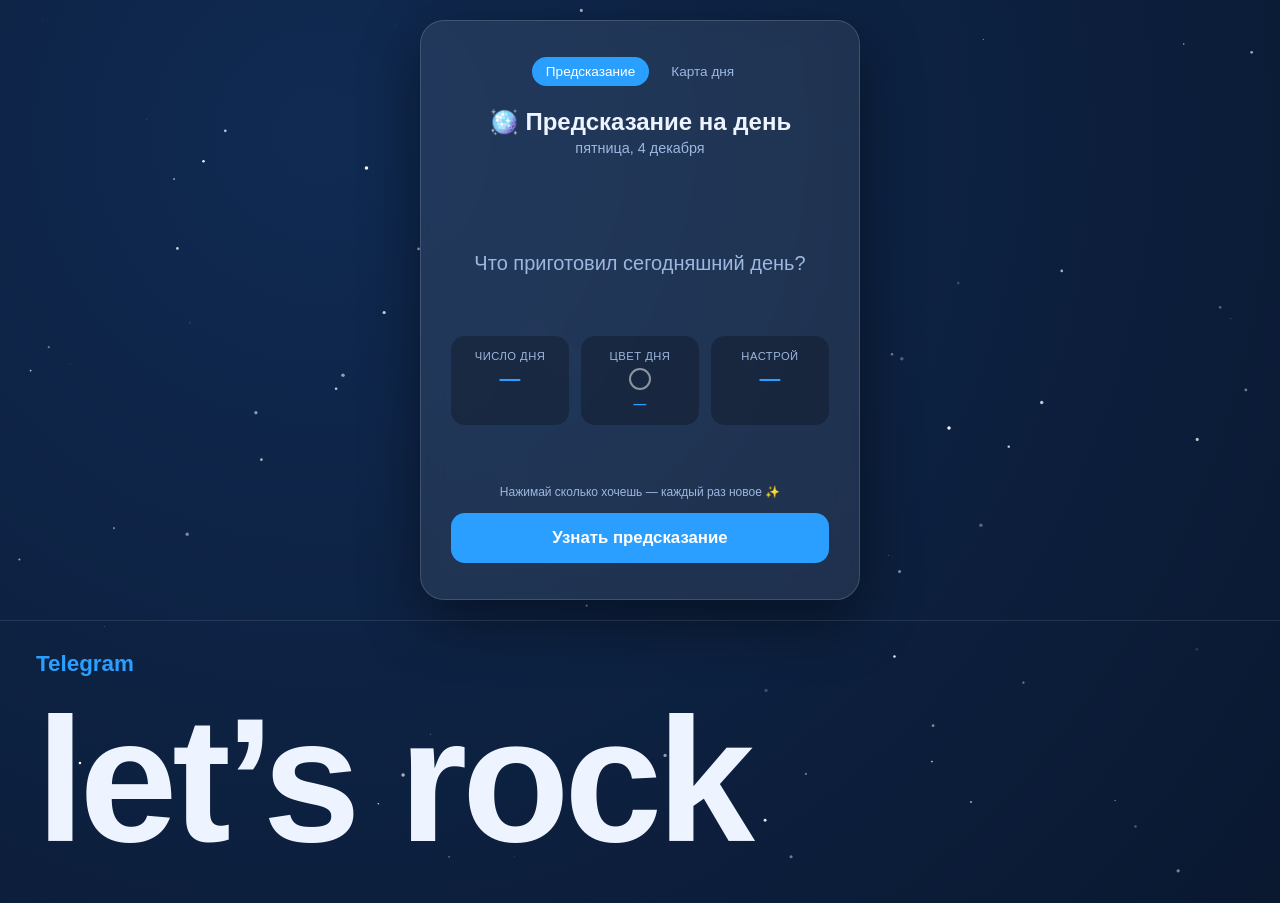
<file: index.html>
<!DOCTYPE html>
<html lang="ru">
<head>
<meta charset="UTF-8">
<meta name="viewport" content="width=device-width, initial-scale=1.0">
<meta name="description" content="Шуточные предсказания на день: выпей кофе с подругой, найди деньги в кармане куртки и узнай свой настрой. Нажми кнопку — получи предсказание!">
<title>Предсказание на день</title>
<link rel="icon" type="image/svg+xml" href="[data-uri]">
<link rel="stylesheet" href="style.css">
<style>
  /* Стили только для страницы «Предсказание» */
  .prediction {
    font-size: 1.25rem; line-height: 1.55; min-height: 96px;
    display: flex; align-items: center; justify-content: center;
    margin-bottom: 24px; font-weight: 500;
    opacity: 0; transform: translateY(8px);
    transition: opacity 0.4s, transform 0.4s;
  }
  .prediction.show { opacity: 1; transform: translateY(0); }
  .prediction.placeholder { opacity: 1; transform: none; color: var(--muted); }
  .stats { display: flex; gap: 12px; margin-bottom: 24px; }
  .stat { flex: 1; background: rgba(0,0,0,0.25); border-radius: 14px; padding: 14px 8px; }
  .stat .label { font-size: 0.7rem; color: var(--muted); text-transform: uppercase; letter-spacing: 0.5px; }
  .stat .value { font-size: 1.3rem; font-weight: 700; color: var(--accent); margin-top: 4px; }
  .color-dot {
    display: inline-block; width: 22px; height: 22px; border-radius: 50%;
    border: 2px solid rgba(255,255,255,0.5); vertical-align: middle;
  }
  .color-name { display: block; font-size: 0.8rem; margin-top: 6px; }
  .mood { font-size: 1.5rem; }
</style>
</head>
<body>
  <canvas class="stars" id="stars" aria-hidden="true"></canvas>

  <main class="content">
    <div class="card">
      <nav class="nav">
        <a href="index.html" class="active">Предсказание</a>
        <a href="karta-dnya.html">Карта дня</a>
      </nav>
      <h1>🪩 Предсказание на день</h1>
      <div class="date" id="date"></div>
      <div class="card-body">
        <p class="prediction placeholder" id="prediction" aria-live="polite">Что приготовил сегодняшний день?</p>
        <div class="stats">
          <div class="stat">
            <div class="label">Число дня</div>
            <div class="value" id="luckyNum">—</div>
          </div>
          <div class="stat">
            <div class="label">Цвет дня</div>
            <div class="value">
              <span class="color-dot" id="luckyColor"></span>
              <span class="color-name" id="luckyColorName">—</span>
            </div>
          </div>
          <div class="stat">
            <div class="label">Настрой</div>
            <div class="value mood" id="mood">—</div>
          </div>
        </div>
      </div>
      <div class="hint">Нажимай сколько хочешь — каждый раз новое ✨</div>
      <button type="button" id="go">Узнать предсказание</button>
    </div>
  </main>

  <!-- ===== ОБЩИЙ ПОДВАЛ — копируй этот блок на каждую страницу ===== -->
  <footer class="site-footer">
    <a class="tg" href="https://t.me/sashaaaromanov" target="_blank" rel="noopener">Telegram</a>
    <div class="rock">let&rsquo;s rock</div>
  </footer>
  <!-- ============================================================ -->

<script>
(function () {
"use strict";

const PREDICTIONS = [
  "Сегодня ты выпьешь кофе с подругой — и этот разговор поднимет тебе настроение на всю неделю.",
  "Найдёшь деньги там, где не ждёшь: проверь карман старой куртки или щель в диване.",
  "Осторожнее в метро — есть риск забыть или потерять сумку. Держи вещи при себе.",
  "На остановке тебя попытается втянуть в спор сердитая бабушка. Улыбнись и промолчи — победа будет за тобой.",
  "Внезапный звонок от старого друга перевернёт твои планы на вечер в лучшую сторону.",
  "Сегодня кто-то угостит тебя — кофе, конфетой или хорошим советом. Прими с благодарностью.",
  "Маршрутка приедет ровно тогда, когда ты подойдёшь к остановке. День начнётся по-королевски.",
  "Берегись очередей: одна из них съест больше времени, чем ты рассчитывал. Захвати наушники.",
  "Тебе вернут давний долг — деньгами или добрым делом. Не отказывайся.",
  "Сегодня идеальный день, чтобы наконец позвать подругу на тот самый кофе, что вы откладывали месяц.",
  "Промокнешь под дождём, но именно там встретишь что-то приятное. Зонт всё же возьми.",
  "Кассир ошибётся в твою пользу — мелочь, а приятно.",
  "Сосед или продавец испортит настроение с утра. Не принимай близко к сердцу — к обеду забудешь.",
  "Найдёшь вещь, которую давно считал(а) потерянной. Загляни в нижний ящик.",
  "Сегодня твой день для спонтанности: выйди на одну остановку раньше и прогуляйся.",
  "Кто-то в транспорте уступит тебе место без просьбы. Мир к тебе добр.",
  "Не одалживай деньги сегодня — вернут нескоро. А вот угостить кого-то кофе — самое то.",
  "Вечером тебя ждёт вкусный ужин и неожиданно тёплый разговор.",
  "Поборешь лень и выйдешь из дома — именно сегодня это окупится встречей или находкой.",
  "Бабушка на остановке всё-таки расскажет тебе что-то полезное. Послушай, прежде чем спорить.",
  "Сегодня кофе будет особенно вкусным — побалуй себя большой кружкой.",
  "В магазине тебе достанется последняя любимая вкусняшка с полки. Удача дня!",
  "Зарядка на телефоне доживёт до вечера. Маленькое, но настоящее чудо.",
  "Сегодня ты найдёшь монетку на улице — подними, это к деньгам.",
  "В метро попадётся вагон, где можно сесть. Цени этот момент.",
  "Кто-то напишет тебе именно те слова, которые ты ждал(а).",
  "Берегись горячего кофе — есть риск пролить на любимую вещь. Пей аккуратнее.",
  "Сегодня ты случайно подслушаешь чужой разговор и почерпнёшь полезную идею.",
  "Подруга позовёт тебя туда, куда ты давно хотел(а), но стеснялся(ась) предложить.",
  "На работе или учёбе тебя похвалят за то, что ты сам(а) считал(а) мелочью.",
  "Сегодня лучше проверить, взял(а) ли ты ключи. Дважды.",
  "Тебе попадётся продавец с отличным чувством юмора — день станет светлее.",
  "Деньги придут неожиданно: кешбэк, возврат или забытый перевод.",
  "Сегодня кто-то наступит тебе на ногу в транспорте — глубокий вдох и отпусти.",
  "Ты доедешь без пробок там, где их всегда полно. Звёзды расчистили тебе путь.",
  "Сегодня старая знакомая напишет первой. Ответь — будет приятно.",
  "В кофейне тебе нарисуют сердечко на пенке. Маленькая радость дня.",
  "Осторожно с эскалатором и ступеньками — сегодня лучше не спешить.",
  "Ты найдёшь идеальный плейлист, и дорога пролетит незаметно.",
  "Сегодня бабушка у подъезда сделает тебе замечание. Кивни и иди дальше с улыбкой.",
  "Тебе вернут сдачу крупными — приятная мелочь для копилки.",
  "Сегодня день встреч: столкнёшься с кем-то, кого давно не видел(а).",
  "Не доверяй прогнозу погоды — возьми и зонт, и солнечные очки.",
  "Кто-то поделится с тобой едой на работе. Прими — это знак тёплых отношений.",
  "Сегодня ты наконец ответишь на сообщение, которое откладывал(а) неделями.",
  "В метро уснёшь и чуть не проедешь станцию — но проснёшься вовремя.",
  "Сегодня удачный день для покупки — найдёшь нужное со скидкой.",
  "Подруга расскажет тебе секрет. Будь достоин(йна) доверия.",
  "Сегодня кофемашина на работе будет работать. Это победа.",
  "Берегись скользкого пола в супермаркете — ступай уверенно.",
  "Тебе достанется место у окна. Любуйся городом по дороге.",
  "Сегодня случайный комплимент от незнакомца сделает твой день.",
  "Найдёшь забытую купюру в кошельке. Маленький подарок от прошлого себя.",
  "Сегодня лучше не спорить с водителем маршрутки. Просто доедь спокойно.",
  "Тебя ждёт приятная посылка или доставка. Проверь домофон.",
  "Сегодня ты приготовишь что-то вкусное, даже если не планировал(а).",
  "В очереди перед тобой окажется всего один человек. Везение!",
  "Сегодня старая бабушка в автобусе угостит тебя конфетой. Не отказывайся.",
  "Тебе позвонят с хорошей новостью ближе к вечеру.",
  "Сегодня лучше зарядить телефон с утра — он тебе очень пригодится.",
  "Ты встретишь собаку, которая захочет с тобой подружиться. Улыбнись ей.",
  "Сегодня деньги лучше потратить на впечатления, а не на вещи.",
  "В кафе тебе принесут заказ быстрее обычного. Кухня сегодня на твоей стороне.",
  "Осторожнее с дверями метро — не зевай, заходя в вагон.",
  "Сегодня ты найдёшь решение проблемы, которая мучила тебя неделю.",
  "Подруга предложит прогулку, которая закончится приключением.",
  "Сегодня кто-то придержит тебе дверь. Мелочь, а на душе теплее.",
  "Берегись соблазна купить лишнее — кошелёк скажет спасибо завтра.",
  "Сегодня ты услышишь песню из детства в самом неожиданном месте.",
  "Тебе достанется кусок торта побольше. Судьба знает, что делает.",
  "Сегодня лучше выйти из дома на пять минут раньше. Поверь.",
  "Незнакомец подскажет тебе верную дорогу как раз вовремя.",
  "Сегодня ты помиришься с тем, с кем был(а) в ссоре. Сделай первый шаг.",
  "В метро освободится место прямо напротив тебя. Садись смело.",
  "Сегодня кофе с собой будет бесплатным по акции. Лови момент.",
  "Берегись луж после дождя — обуй то, что не жалко.",
  "Тебе сегодня улыбнётся ребёнок в транспорте. День станет добрее.",
  "Сегодня ты наконец доделаешь то, что откладывал(а). Гордись собой.",
  "Подруга вернёт тебе вещь, которую ты давно ей одолжил(а).",
  "Сегодня в магазине тебе помогут донести тяжёлые пакеты.",
  "Берегись бабушки с тележкой в очереди — пропусти, и день пройдёт мирно.",
  "Сегодня ты найдёшь короткую дорогу и сэкономишь кучу времени.",
  "Тебе перепадёт неожиданная премия или бонус. Звёзды щедры.",
  "Сегодня лучше не отвечать на спорные сообщения сгоряча. Подыши.",
  "Ты выпьешь идеальный кофе ровно нужной температуры. Совершенство дня.",
  "Сегодня случайная встреча на остановке перерастёт в приятное знакомство.",
  "Берегись забытого зонта — привяжи его к сумке мысленно.",
  "Сегодня тебе вернут больше, чем ты ожидал(а). И деньгами, и вниманием.",
  "Подруга расскажет анекдот, от которого ты будешь смеяться весь день.",
  "Сегодня кот или собака выберут именно твои колени. Большая честь.",
  "В метро ты найдёшь свободную розетку как раз когда сядет телефон.",
  "Сегодня лучше перепроверить, выключил(а) ли ты утюг и плиту.",
  "Тебе достанется счастливый билетик. Загадай желание.",
  "Сегодня ты случайно сделаешь чей-то день добрым словом.",
  "Берегись горячих споров в чате — лучше промолчать и выпить чаю.",
  "Сегодня ты найдёшь в кармане деньги, о которых совсем забыл(а).",
  "Подруга позовёт на кофе, и за разговором решится твоя давняя дилемма.",
  "Сегодня бабушка на остановке скажет тебе комплимент. Прими с теплом.",
  "День завершится спокойно и уютно — именно так, как тебе сейчас нужно.",
  "Сегодня ты случайно найдёшь повод улыбнуться там, где совсем не ждал(а)."
];
const MOODS = ["😊","😎","🌟","🔥","🌈","💪","🧘","🍀"];
const COLORS = [
  ["Голубой","#2A9FFF"],["Бирюзовый","#3ad6c5"],["Коралловый","#ff7a6b"],
  ["Лиловый","#b98bff"],["Изумрудный","#3ad67a"],["Золотой","#ffd86b"],
  ["Розовый","#ff8fcf"],["Янтарный","#ffae42"]
];

function rnd(arr){ return arr[Math.floor(Math.random()*arr.length)]; }

// Выбор случайного предсказания, но не такого же, как предыдущее
let lastPrediction = -1;
function nextPrediction() {
  let i;
  do { i = Math.floor(Math.random() * PREDICTIONS.length); }
  while (i === lastPrediction && PREDICTIONS.length > 1);
  lastPrediction = i;
  return PREDICTIONS[i];
}

function generate() {
  const p = document.getElementById("prediction");
  p.classList.remove("show", "placeholder");
  setTimeout(() => {
    p.textContent = nextPrediction();
    p.classList.add("show");
    document.getElementById("luckyNum").textContent = Math.floor(Math.random()*9)+1;
    document.getElementById("mood").textContent = rnd(MOODS);
    const c = rnd(COLORS);
    const dot = document.getElementById("luckyColor");
    dot.style.background = c[1];
    document.getElementById("luckyColorName").textContent = c[0];
  }, 150);
}

// Показ даты (обновляется, если страница открыта со вчера)
function showDate() {
  document.getElementById("date").textContent =
    new Date().toLocaleDateString("ru-RU", { weekday: "long", day: "numeric", month: "long" });
}
showDate();
setInterval(showDate, 60 * 1000);

document.getElementById("go").addEventListener("click", generate);
})();
</script>
<script src="app.js"></script>
</body>
</html>
</file>
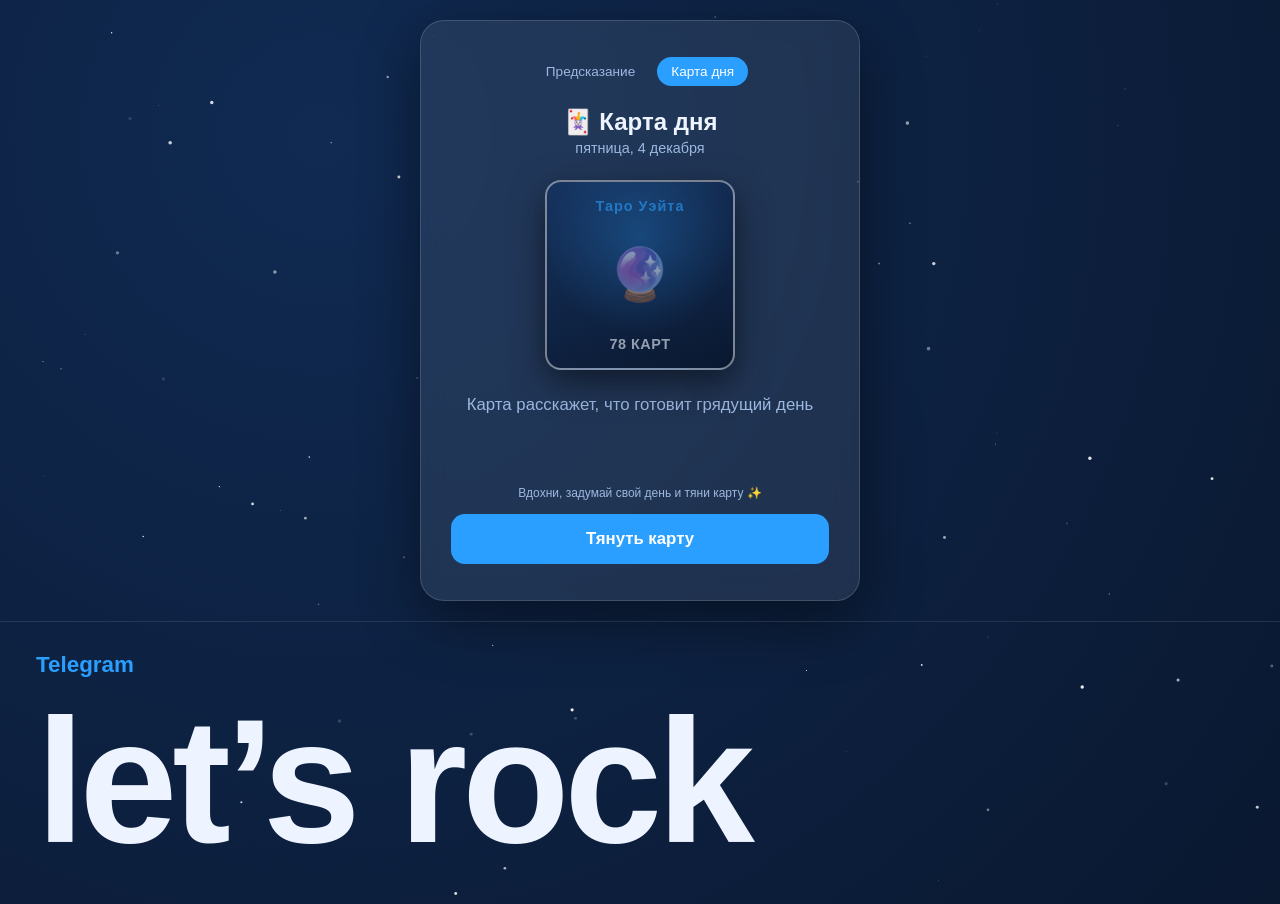
<file: karta-dnya.html>
<!DOCTYPE html>
<html lang="ru">
<head>
<meta charset="UTF-8">
<meta name="viewport" content="width=device-width, initial-scale=1.0">
<meta name="description" content="Карта дня по Таро Уэйта: полная колода из 78 карт. Вытяни аркан и получи толкование на день — совет, настроение и фокус дня.">
<title>Карта дня — Таро Уэйта</title>
<link rel="icon" type="image/svg+xml" href="[data-uri]">
<link rel="stylesheet" href="style.css">
<style>
  /* Стили только для страницы «Карта дня» */
  .stage { position: relative; width: 190px; margin: 0 auto 22px; }

  .tarot {
    width: 100%;
    aspect-ratio: 1 / 1;
    border-radius: 16px;
    border: 2px solid rgba(255,255,255,0.45);
    background:
      radial-gradient(circle at 50% 30%, rgba(42,159,255,0.25), transparent 60%),
      linear-gradient(160deg, #16335f, #0a1830);
    display: flex; flex-direction: column; align-items: center; justify-content: space-between;
    padding: 16px 12px;
    box-shadow: 0 12px 34px rgba(0,0,0,0.5);
  }
  .tarot.reveal { opacity: 0; transform: rotateY(90deg); transition: opacity 0.45s, transform 0.45s; }
  .tarot.reveal.show { opacity: 1; transform: rotateY(0); }
  .tarot .num { font-size: 0.9rem; color: var(--accent); font-weight: 800; letter-spacing: 1px; }
  .tarot .symbol { font-size: 4rem; line-height: 1; }
  .tarot .cname { font-size: 0.9rem; font-weight: 700; text-transform: uppercase; letter-spacing: 0.5px; }
  .tarot.placeholder .symbol { font-size: 3.2rem; opacity: 0.5; }
  .tarot.placeholder .num, .tarot.placeholder .cname { opacity: 0.6; }

  /* Магия: перемешивание (рубашка дрожит и светится) */
  .tarot.shuffling { animation: wiggle 0.22s ease-in-out infinite, glow 0.85s ease-in-out infinite; }
  @keyframes wiggle { 0%,100% { transform: rotate(-2.5deg) scale(1.02); } 50% { transform: rotate(2.5deg) scale(1.02); } }
  @keyframes glow {
    0%,100% { box-shadow: 0 12px 34px rgba(0,0,0,0.5), 0 0 0 rgba(42,159,255,0); }
    50%     { box-shadow: 0 12px 40px rgba(0,0,0,0.5), 0 0 34px 6px rgba(42,159,255,0.75); }
  }
  .back {
    width: 100%; height: 100%; border-radius: 11px;
    display: flex; align-items: center; justify-content: center;
    background: repeating-linear-gradient(45deg, #16335f 0 9px, #1d4378 9px 18px);
    border: 1px solid rgba(255,255,255,0.2);
  }
  .back-glyph { font-size: 2.8rem; color: var(--accent); animation: spin 1s linear infinite; }
  @keyframes spin { to { transform: rotate(360deg); } }

  /* Искорки */
  .spark { position: absolute; left: 50%; top: 45%; font-size: 1.1rem; pointer-events: none; opacity: 0; }
  .spark.go { animation: sparkfly 1s ease-out forwards; }
  @keyframes sparkfly {
    0%   { opacity: 0; transform: translate(-50%,-50%) scale(0.3); }
    25%  { opacity: 1; }
    100% { opacity: 0; transform: translate(calc(-50% + var(--dx)), calc(-50% + var(--dy))) scale(1.3); }
  }

  .meaning {
    font-size: 1.05rem; line-height: 1.55; color: var(--text);
    min-height: 70px; margin-bottom: 24px;
    opacity: 0; transition: opacity 0.45s;
  }
  .meaning.show { opacity: 1; }
  .meaning.placeholder { opacity: 1; color: var(--muted); }
</style>
</head>
<body>
  <canvas class="stars" id="stars" aria-hidden="true"></canvas>

  <main class="content">
    <div class="card">
      <nav class="nav">
        <a href="index.html">Предсказание</a>
        <a href="karta-dnya.html" class="active">Карта дня</a>
      </nav>
      <h1>🃏 Карта дня</h1>
      <div class="date" id="date"></div>

      <div class="card-body">
        <div class="stage" id="stage">
          <div class="tarot placeholder" id="tarot">
            <div class="num">Таро Уэйта</div>
            <div class="symbol">🔮</div>
            <div class="cname">78 карт</div>
          </div>
        </div>

        <p class="meaning placeholder" id="meaning" aria-live="polite">Карта расскажет, что готовит грядущий день</p>
      </div>

      <div class="hint">Вдохни, задумай свой день и тяни карту ✨</div>
      <button type="button" id="go">Тянуть карту</button>
    </div>
  </main>

  <!-- ===== ОБЩИЙ ПОДВАЛ — копируй этот блок на каждую страницу ===== -->
  <footer class="site-footer">
    <a class="tg" href="https://t.me/sashaaaromanov" target="_blank" rel="noopener">Telegram</a>
    <div class="rock">let&rsquo;s rock</div>
  </footer>
  <!-- ============================================================ -->

<script>
(function () {
"use strict";

/* ===== СТАРШИЕ АРКАНЫ (22): [номер, название, символ, толкование на день] ===== */
const MAJORS = [
  ["0", "Шут", "🎒", "Сегодня день новых начинаний и лёгкости. Доверься потоку и не бойся шагнуть в неизвестность."],
  ["I", "Маг", "🪄", "У тебя есть все инструменты, чтобы воплотить задуманное. Действуй уверенно — сегодня твоя воля творит результат."],
  ["II", "Верховная Жрица", "🌙", "Прислушайся к интуиции и тишине внутри. Ответы придут через наблюдение, а не через спешку."],
  ["III", "Императрица", "🌷", "День изобилия, заботы и творчества. Позволь себе наслаждаться и создавать красоту."],
  ["IV", "Император", "👑", "Время структуры и порядка. Возьми ответственность — и дела пойдут по плану."],
  ["V", "Иерофант", "🗝️", "Сегодня помогут опыт наставников и проверенные пути. Учись у тех, кто прошёл раньше."],
  ["VI", "Влюблённые", "💞", "День выбора и гармонии в отношениях. Слушай сердце — решай в согласии с собой."],
  ["VII", "Колесница", "🏇", "Соберись и двигайся к цели. Победа за тем, кто держит фокус и контролирует направление."],
  ["VIII", "Сила", "🦁", "Истинная сила — в мягкости и терпении. Справишься спокойствием, а не напором."],
  ["IX", "Отшельник", "🕯️", "День уединения и поиска. Замедлись, побудь наедине с собой — там найдёшь ответ."],
  ["X", "Колесо Фортуны", "🎡", "Перемены уже в пути. Прими поворот судьбы с открытостью — он ведёт куда нужно."],
  ["XI", "Справедливость", "⚖️", "Сегодня важны честность и баланс. То, что отдаёшь, вернётся сполна."],
  ["XII", "Повешенный", "🙃", "Взгляни на ситуацию под новым углом. Пауза откроет неожиданное решение."],
  ["XIII", "Смерть", "🦋", "День завершения и трансформации. Отпусти отжившее — это освобождает место для нового."],
  ["XIV", "Умеренность", "🍷", "Ищи золотую середину. Спокойствие и баланс сегодня принесут больше, чем крайности."],
  ["XV", "Дьявол", "🔗", "Обрати внимание на то, что тебя сковывает — привычки, страхи. Осознание уже ослабляет цепи."],
  ["XVI", "Башня", "⚡", "Возможен внезапный слом старого. То, что рушится, мешало настоящему обновлению."],
  ["XVII", "Звезда", "⭐", "День надежды и вдохновения. Верь в лучшее — твои желания ближе, чем кажется."],
  ["XVIII", "Луна", "🌕", "Не всё ясно сразу. Доверяй ощущениям, но не спеши с выводами — туман рассеется."],
  ["XIX", "Солнце", "☀️", "Светлый и радостный день. Успех и тепло — позволь себе сиять и делиться этим."],
  ["XX", "Суд", "🎺", "Время переосмысления и второго шанса. Сегодня можно начать заново с чистого листа."],
  ["XXI", "Мир", "🌍", "День завершения цикла и гармонии. Ты на верном пути — почувствуй целостность."]
];

/* ===== МЛАДШИЕ АРКАНЫ (56): собираем из рангов и мастей ===== */
const RANKS = ["1","2","3","4","5","6","7","8","9","10","Паж","Рыцарь","Королева","Король"];

const SUITS = [
  { gen: "Жезлы", emoji: "🔥", means: [
    "Вспышка вдохновения! Родится новая идея — хватай искру и действуй, пока горит.",
    "День планов и выбора пути. Осмотрись и реши, куда направить энергию.",
    "Твои усилия начинают расширяться. Жди первых результатов и смотри вперёд.",
    "Повод для радости и тепла. Отметь достигнутое, побудь с близкими.",
    "Возможны мелкие стычки и соперничество. Это спарринг, а не война.",
    "День победы и признания. Тебя оценят по заслугам — прими похвалу.",
    "Придётся отстоять свою позицию. Стой на своём — преимущество у тебя.",
    "Всё ускоряется: новости, события, движение. Лови момент и действуй.",
    "Ты почти у цели, хоть и устал(а). Соберись на последний рывок.",
    "Ты взвалил(а) слишком много. Раздели ношу или отпусти лишнее.",
    "Загорись новым любопытством. Сегодня хорошо пробовать и дерзать.",
    "Энергия бьёт ключом — вперёд, к приключению! Только не руби сгоряча.",
    "Твоё обаяние сегодня магнетит людей. Сияй и веди за собой.",
    "Возьми роль лидера. Видение плюс смелость — и за тобой пойдут."
  ]},
  { gen: "Кубки", emoji: "💧", means: [
    "Сердце открывается навстречу новому. Впусти любовь, тепло, вдохновение.",
    "День близости и взаимности. Союз или примирение принесут радость.",
    "Время праздника в кругу своих. Раздели радость с друзьями.",
    "Лёгкая хандра. Оглянись — возможно, ты не замечаешь хорошее рядом.",
    "Не зацикливайся на потере. Часть чаш ещё полна — повернись к ней.",
    "День тёплых воспоминаний и доброты. Подари кому-то заботу.",
    "Перед тобой много заманчивых вариантов. Не витай в мечтах — выбери реальное.",
    "Пора уйти от того, что больше не наполняет. Ищи глубину, а не привычку.",
    "Карта исполнения желаний. Позволь себе удовольствие и благодарность.",
    "Эмоциональная гармония и тепло дома. Цени тех, кто рядом.",
    "Прислушайся к чувствам — придёт нежная весточка или идея.",
    "Следуй за сердцем. День романтики, красивых жестов и вдохновения.",
    "Будь чутким(ой) к себе и другим. Твоя забота сегодня лечит.",
    "Сохраняй эмоциональное равновесие. Спокойствие и дипломатия решат всё."
  ]},
  { gen: "Мечи", emoji: "⚔️", means: [
    "Ясность как удар клинка. Сегодня придёт прорыв, правда или верное решение.",
    "Ты застрял(а) в выборе. Посмотри на факты и реши.",
    "Возможна грусть или горькая правда. Проживи её — после станет легче.",
    "День отдыха и восстановления. Остановись, выдохни, наберись сил.",
    "Берегись конфликтов, где победа дороже отношений. Иногда уступить — мудрее.",
    "Ты движешься от бури к спокойствию. Перемены ведут к лучшему.",
    "Действуй с умом и осторожностью. Стратегия важнее силы.",
    "Ощущение ловушки чаще в голове, чем вокруг. Сделай шаг — путь свободен.",
    "Тревога раздувает страхи. Многое из того, что мучает ночью, не сбудется.",
    "Тяжёлый финал — но это дно, от которого отталкиваются. Впереди рассвет.",
    "Будь любопытен(на) и внимателен(на). Свежий взгляд раскроет важное.",
    "Напор зашкаливает. Мчись к цели, но думай на ходу.",
    "Суди трезво и честно. Ясный ум сегодня — твой главный союзник.",
    "Опирайся на логику и истину. Принимай решения по справедливости."
  ]},
  { gen: "Пентакли", emoji: "🪙", means: [
    "Новая возможность — деньги, работа, проект. Зерно посеяно, дай ему прорасти.",
    "Жонглируешь делами? Сохраняй баланс и гибкость, всё успеется.",
    "День командной работы и мастерства. Вместе вы сделаете больше.",
    "Стабильность важна, но не вцепляйся слишком крепко. Деньги любят движение.",
    "Если трудно — помощь ближе, чем кажется. Не стесняйся попросить.",
    "День щедрости и обмена. Дай или прими помощь — баланс восстановится.",
    "Прояви терпение. Посеянное растёт — оцени плоды, не торопя время.",
    "Усердие и оттачивание навыка. Маленькие шаги ведут к мастерству.",
    "Заслуженное изобилие и самодостаточность. Наслаждайся плодами труда.",
    "Достаток, надёжность, семья. Прочный фундамент даёт чувство опоры.",
    "Загорись новой целью и учись. День хорош для старта дела или знаний.",
    "Надёжность и рутина сегодня в цене. Двигайся шаг за шагом — дойдёшь.",
    "Сочетай заботу и практичность. Уют и дела прекрасно совмещаются.",
    "День деловой хватки и стабильности. Управляй ресурсами уверенно."
  ]}
];

// Собираем полную колоду из 78 карт
const DECK = MAJORS.slice();
for (const suit of SUITS) {
  for (let r = 0; r < RANKS.length; r++) {
    DECK.push([RANKS[r], suit.gen, suit.emoji, suit.means[r]]);
  }
}

let lastCard = -1;
function drawCard() {
  let i;
  do { i = Math.floor(Math.random() * DECK.length); }
  while (i === lastCard && DECK.length > 1);
  lastCard = i;
  return DECK[i];
}

const stage = document.getElementById("stage");
const tarot = document.getElementById("tarot");
const meaning = document.getElementById("meaning");
const go = document.getElementById("go");
const reduceMotion = matchMedia("(prefers-reduced-motion: reduce)").matches;
let busy = false;

// Разлёт искорок вокруг карты
function spawnSparkles() {
  const emojis = ["✨","⭐","💫","🌟"];
  for (let n = 0; n < 14; n++) {
    const s = document.createElement("span");
    s.className = "spark";
    s.textContent = emojis[n % emojis.length];
    const angle = Math.random() * Math.PI * 2;
    const dist = 70 + Math.random() * 70;
    s.style.setProperty("--dx", Math.cos(angle) * dist + "px");
    s.style.setProperty("--dy", Math.sin(angle) * dist + "px");
    s.style.animationDelay = (Math.random() * 0.3) + "s";
    stage.appendChild(s);
    requestAnimationFrame(() => s.classList.add("go"));
    setTimeout(() => s.remove(), 1400);
  }
}

function reveal() {
  if (busy) return;
  busy = true;
  go.disabled = true;

  // 1. Прячем прошлый результат
  meaning.classList.remove("show", "placeholder");
  tarot.classList.remove("placeholder", "reveal", "show");

  // 2. Магия: рубашка дрожит и светится + искры
  tarot.classList.add("shuffling");
  tarot.innerHTML = '<div class="back"><div class="back-glyph">✦</div></div>';
  spawnSparkles();

  const wait = reduceMotion ? 150 : 1100;

  // 3. Переворот и показ карты
  setTimeout(() => {
    const [num, name, symbol, text] = drawCard();
    tarot.classList.remove("shuffling");
    tarot.classList.add("reveal");
    tarot.innerHTML =
      '<div class="num"></div><div class="symbol"></div><div class="cname"></div>';
    tarot.querySelector(".num").textContent = num;
    tarot.querySelector(".symbol").textContent = symbol;
    tarot.querySelector(".cname").textContent = name;
    // Озвучка для скринридера: название карты + толкование
    meaning.innerHTML = '<span class="sr-only"></span>';
    meaning.querySelector(".sr-only").textContent = "Карта: " + num + " " + name + ". ";
    meaning.appendChild(document.createTextNode(text));
    requestAnimationFrame(() => {
      tarot.classList.add("show");
      meaning.classList.add("show");
    });
    go.disabled = false;
    busy = false;
  }, wait);
}

// Дата (обновляется, если страница открыта со вчера)
function showDate() {
  document.getElementById("date").textContent =
    new Date().toLocaleDateString("ru-RU", { weekday: "long", day: "numeric", month: "long" });
}
showDate();
setInterval(showDate, 60 * 1000);

go.addEventListener("click", reveal);
})();
</script>
<script src="app.js"></script>
</body>
</html>
</file>
<file: style.css>
/* ====== ОБЩИЕ СТИЛИ ДЛЯ ВСЕХ СТРАНИЦ ====== */

:root {
  --accent: #2A9FFF;
  --bg1: #0a1830;
  --bg2: #102a52;
  --card: rgba(255, 255, 255, 0.08);
  --text: #eef4ff;
  --muted: #9db8e0;
}

* { box-sizing: border-box; margin: 0; padding: 0; }

body {
  font-family: -apple-system, "Segoe UI", Roboto, sans-serif;
  min-height: 100vh;
  display: flex;
  flex-direction: column;
  color: var(--text);
  background: radial-gradient(circle at 25% 15%, var(--bg2), var(--bg1));
  overflow-x: hidden;
}

.stars { position: fixed; inset: 0; pointer-events: none; z-index: 0; }

/* Основной блок: занимает всё свободное место и центрирует карточку */
.content {
  flex: 1;
  position: relative; z-index: 1;
  display: flex; align-items: center; justify-content: center;
  width: 100%; padding: 20px;
}

.card {
  width: 100%; max-width: 440px;
  background: var(--card);
  backdrop-filter: blur(12px);
  border: 1px solid rgba(255,255,255,0.15);
  border-radius: 24px;
  padding: 36px 30px;
  text-align: center;
  box-shadow: 0 20px 60px rgba(0,0,0,0.45);
  display: flex; flex-direction: column;
  min-height: 580px; /* одинаково на всех страницах — высота не «прыгает» */
}

/* Резиновая середина: меню сверху, кнопка снизу — всё на одном уровне на всех страницах */
.card-body { flex: 1; display: flex; flex-direction: column; justify-content: center; }

h1 { font-size: 1.5rem; margin-bottom: 4px; }
.date { color: var(--muted); font-size: 0.9rem; margin-bottom: 24px; }

button {
  width: 100%; padding: 15px; border: none; border-radius: 14px;
  background: var(--accent); color: #fff; font-size: 1.05rem; font-weight: 700;
  cursor: pointer; transition: transform 0.1s, filter 0.2s;
}
button:hover { filter: brightness(1.08); }
button:active { transform: scale(0.98); }
button:disabled { opacity: 0.6; cursor: default; }

.hint { color: var(--muted); font-size: 0.75rem; margin: 0 0 14px; }

/* Меню навигации между страницами */
.nav { display: flex; gap: 8px; justify-content: center; margin-bottom: 22px; flex-wrap: wrap; }
.nav a {
  color: var(--muted); text-decoration: none; font-size: 0.85rem;
  padding: 7px 14px; border-radius: 999px; transition: background 0.2s, color 0.2s;
}
.nav a:hover { color: var(--text); }
.nav a.active { background: var(--accent); color: #fff; }

/* Общий подвал */
.site-footer {
  position: relative; z-index: 1;
  border-top: 1px solid rgba(255,255,255,0.1);
  padding: 30px 36px 44px;
}
.site-footer .tg {
  display: inline-block;
  color: var(--accent); text-decoration: none;
  font-size: 1.4rem; font-weight: 600;
  transition: filter 0.2s;
}
.site-footer .tg:hover { filter: brightness(1.2); text-decoration: underline; }
.site-footer .rock {
  margin-top: 24px;
  font-size: clamp(3.5rem, 16vw, 11rem);
  font-weight: 800; color: var(--text);
  letter-spacing: -0.03em; line-height: 0.9;
}

/* Текст только для скринридеров (визуально скрыт) */
.sr-only {
  position: absolute; width: 1px; height: 1px;
  padding: 0; margin: -1px; overflow: hidden;
  clip: rect(0,0,0,0); white-space: nowrap; border: 0;
}

/* Уважаем системную настройку «уменьшить движение» */
@media (prefers-reduced-motion: reduce) {
  *, *::before, *::after { animation: none !important; transition: none !important; }
}
</file>
